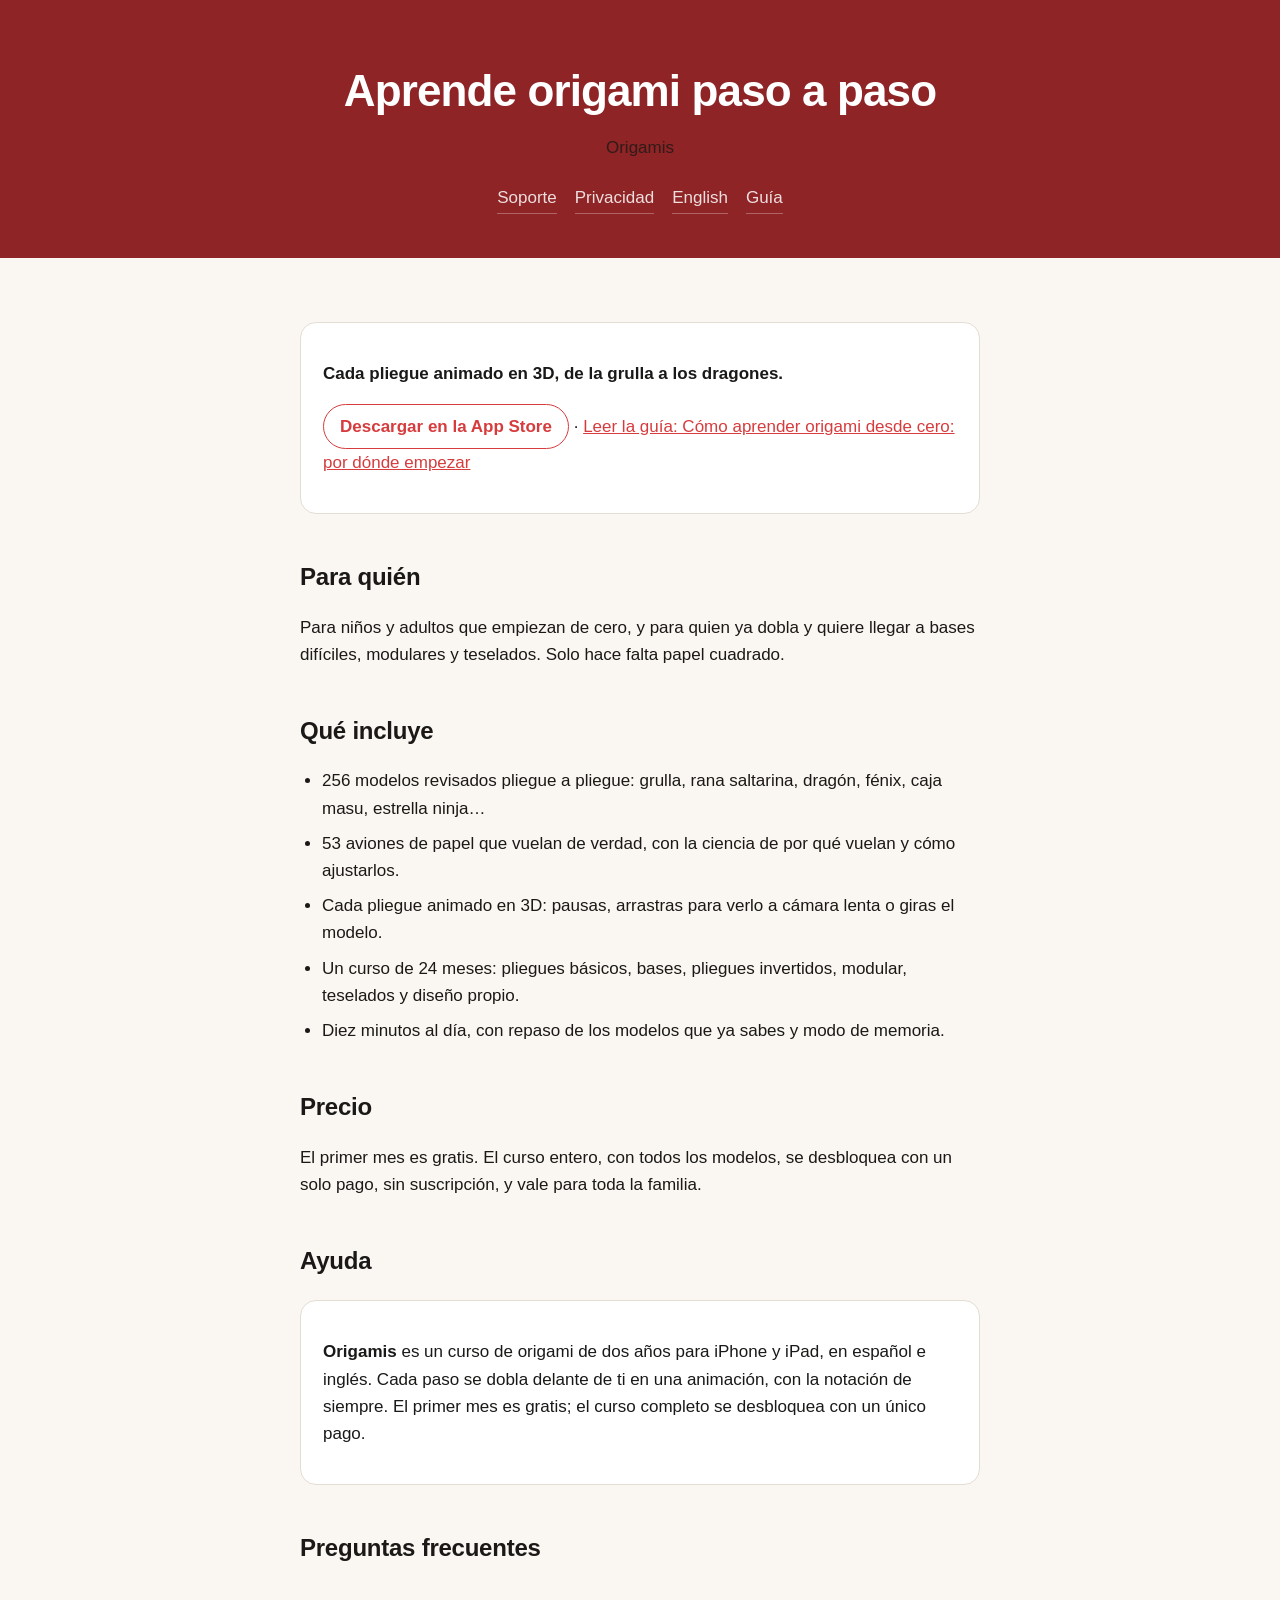
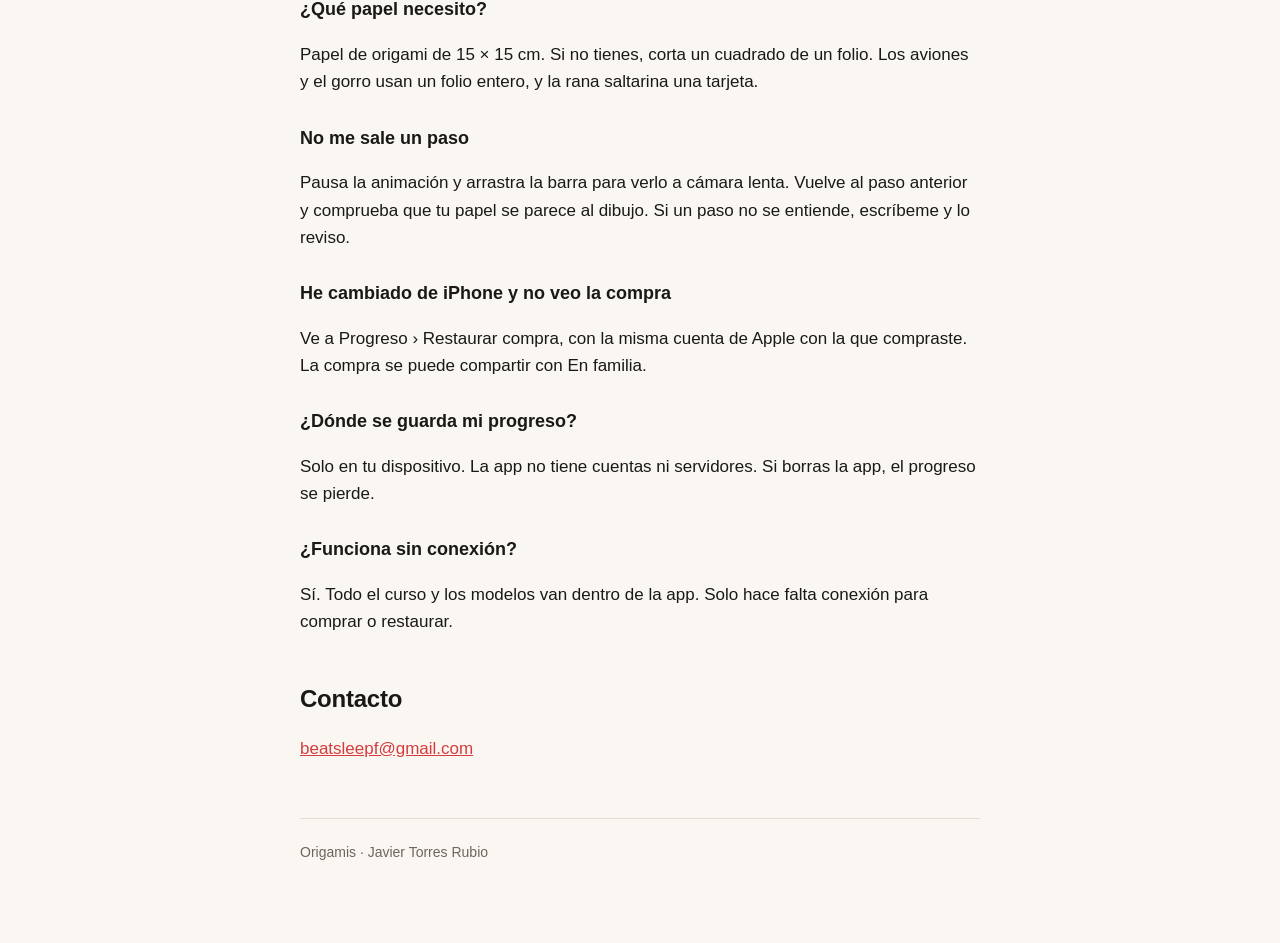
<file: index.html>
<!doctype html>
<html lang="es">
<head>
<meta charset="utf-8">
<meta name="viewport" content="width=device-width, initial-scale=1, viewport-fit=cover">
<title>Origamis: aprende origami paso a paso, con cada pliegue en 3D</title>
<meta name="apple-itunes-app" content="app-id=6819988476">
<script type="application/ld+json">{"@context": "https://schema.org", "@type": "SoftwareApplication", "name": "Origamis", "operatingSystem": "iOS, iPadOS", "applicationCategory": "EducationalApplication", "inLanguage": "es", "description": "Curso de origami de dos años para iPhone y iPad: 256 modelos y 53 aviones de papel, cada pliegue animado en 3D. Primer mes gratis, después un solo pago.", "url": "https://javi7899.github.io/origamis-web/", "downloadUrl": "https://apps.apple.com/app/id6819988476", "offers": {"@type": "Offer", "price": "0", "priceCurrency": "EUR"}}</script>
<link rel="canonical" href="https://javi7899.github.io/origamis-web/">
<link rel="alternate" hreflang="es" href="https://javi7899.github.io/origamis-web/">
<link rel="alternate" hreflang="en" href="https://javi7899.github.io/origamis-web/en/">
<meta name="description" content="Curso de origami de dos años para iPhone y iPad: 256 modelos y 53 aviones de papel, cada pliegue animado en 3D. Primer mes gratis, después un solo pago.">
<link rel="stylesheet" href="estilo.css">
</head>
<body>
<header>
  <h1>Aprende origami paso a paso</h1>
  <p>Origamis</p>
  <nav><a href="index.html">Soporte</a> <a href="privacidad.html">Privacidad</a> <a href="en/" hreflang="en" lang="en">English</a> <a href="guia.html">Guía</a></nav>
</header>
<main>
  <!-- presentacion -->
  <section class="card">
    <p><strong>Cada pliegue animado en 3D, de la grulla a los dragones.</strong></p>
    <p><a class="tienda" href="https://apps.apple.com/app/id6819988476">Descargar en la App Store</a> · <a href="guia.html">Leer la guía: Cómo aprender origami desde cero: por dónde empezar</a></p>
  </section>
  <h2>Para quién</h2>
  <p>Para niños y adultos que empiezan de cero, y para quien ya dobla y quiere llegar a bases difíciles, modulares y teselados. Solo hace falta papel cuadrado.</p>
  <h2>Qué incluye</h2>
  <ul><li>256 modelos revisados pliegue a pliegue: grulla, rana saltarina, dragón, fénix, caja masu, estrella ninja…</li><li>53 aviones de papel que vuelan de verdad, con la ciencia de por qué vuelan y cómo ajustarlos.</li><li>Cada pliegue animado en 3D: pausas, arrastras para verlo a cámara lenta o giras el modelo.</li><li>Un curso de 24 meses: pliegues básicos, bases, pliegues invertidos, modular, teselados y diseño propio.</li><li>Diez minutos al día, con repaso de los modelos que ya sabes y modo de memoria.</li></ul>
  <h2>Precio</h2>
  <p>El primer mes es gratis. El curso entero, con todos los modelos, se desbloquea con un solo pago, sin suscripción, y vale para toda la familia.</p>
  <h2>Ayuda</h2>
  <!-- /presentacion -->
  <div class="card"><p><strong>Origamis</strong> es un curso de origami de dos años para iPhone y iPad, en español e inglés. Cada paso se dobla delante de ti en una animación, con la notación de siempre. El primer mes es gratis; el curso completo se desbloquea con un único pago.</p></div>
  <h2>Preguntas frecuentes</h2>
  <h3>¿Qué papel necesito?</h3>
  <p>Papel de origami de 15 × 15 cm. Si no tienes, corta un cuadrado de un folio. Los aviones y el gorro usan un folio entero, y la rana saltarina una tarjeta.</p>
  <h3>No me sale un paso</h3>
  <p>Pausa la animación y arrastra la barra para verlo a cámara lenta. Vuelve al paso anterior y comprueba que tu papel se parece al dibujo. Si un paso no se entiende, escríbeme y lo reviso.</p>
  <h3>He cambiado de iPhone y no veo la compra</h3>
  <p>Ve a Progreso › Restaurar compra, con la misma cuenta de Apple con la que compraste. La compra se puede compartir con En familia.</p>
  <h3>¿Dónde se guarda mi progreso?</h3>
  <p>Solo en tu dispositivo. La app no tiene cuentas ni servidores. Si borras la app, el progreso se pierde.</p>
  <h3>¿Funciona sin conexión?</h3>
  <p>Sí. Todo el curso y los modelos van dentro de la app. Solo hace falta conexión para comprar o restaurar.</p>
  <h2>Contacto</h2>
  <p><span data-correo><noscript>beatsleepf (arroba) gmail.com</noscript></span></p>
  <footer>Origamis · Javier Torres Rubio</footer>
</main>
<script src="contacto.js"></script>
</body>
</html>
</file>
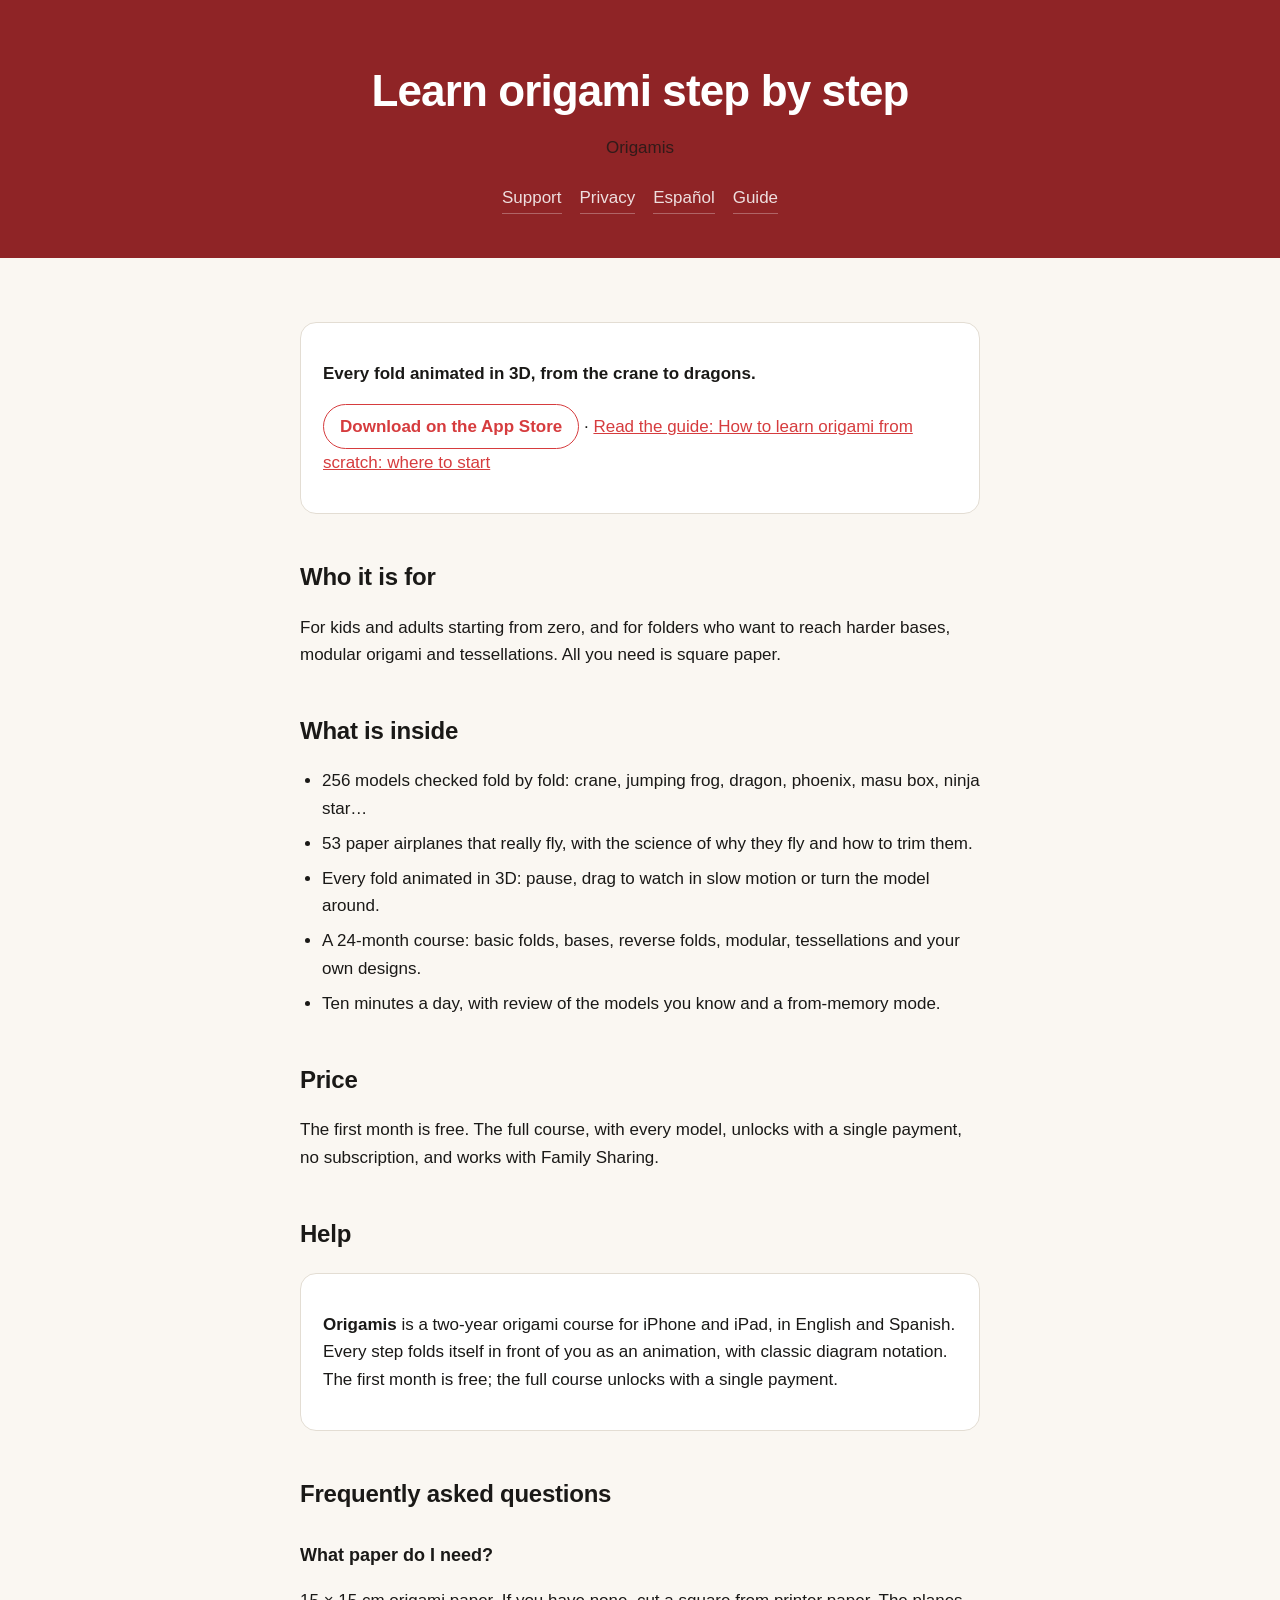
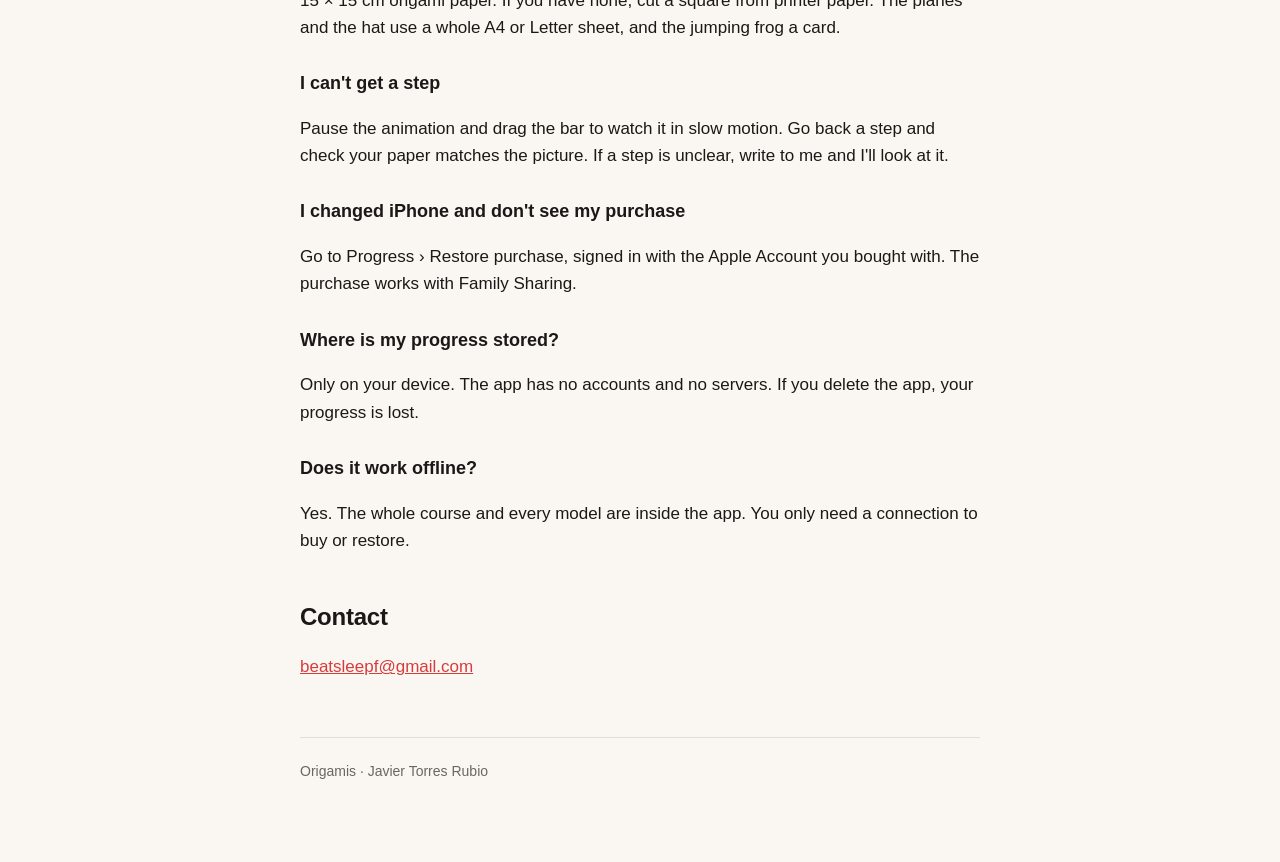
<file: en/index.html>
<!doctype html>
<html lang="en">
<head>
<meta charset="utf-8">
<meta name="viewport" content="width=device-width, initial-scale=1, viewport-fit=cover">
<title>Origamis: learn origami step by step, with every fold in 3D</title>
<meta name="apple-itunes-app" content="app-id=6819988476">
<script type="application/ld+json">{"@context": "https://schema.org", "@type": "SoftwareApplication", "name": "Origamis", "operatingSystem": "iOS, iPadOS", "applicationCategory": "EducationalApplication", "inLanguage": "en", "description": "A two-year origami course for iPhone and iPad: 256 models and 53 paper airplanes, every fold animated in 3D. First month free, then one payment.", "url": "https://javi7899.github.io/origamis-web/en/", "downloadUrl": "https://apps.apple.com/app/id6819988476", "offers": {"@type": "Offer", "price": "0", "priceCurrency": "EUR"}}</script>
<link rel="canonical" href="https://javi7899.github.io/origamis-web/en/">
<link rel="alternate" hreflang="es" href="https://javi7899.github.io/origamis-web/">
<link rel="alternate" hreflang="en" href="https://javi7899.github.io/origamis-web/en/">
<meta name="description" content="A two-year origami course for iPhone and iPad: 256 models and 53 paper airplanes, every fold animated in 3D. First month free, then one payment.">
<link rel="stylesheet" href="../estilo.css">
</head>
<body>
<header>
  <h1>Learn origami step by step</h1>
  <p>Origamis</p>
  <nav><a href="index.html">Support</a> <a href="privacy.html">Privacy</a> <a href="../" hreflang="es" lang="es">Español</a> <a href="guide.html">Guide</a></nav>
</header>
<main>
  <!-- presentacion -->
  <section class="card">
    <p><strong>Every fold animated in 3D, from the crane to dragons.</strong></p>
    <p><a class="tienda" href="https://apps.apple.com/app/id6819988476">Download on the App Store</a> · <a href="guide.html">Read the guide: How to learn origami from scratch: where to start</a></p>
  </section>
  <h2>Who it is for</h2>
  <p>For kids and adults starting from zero, and for folders who want to reach harder bases, modular origami and tessellations. All you need is square paper.</p>
  <h2>What is inside</h2>
  <ul><li>256 models checked fold by fold: crane, jumping frog, dragon, phoenix, masu box, ninja star…</li><li>53 paper airplanes that really fly, with the science of why they fly and how to trim them.</li><li>Every fold animated in 3D: pause, drag to watch in slow motion or turn the model around.</li><li>A 24-month course: basic folds, bases, reverse folds, modular, tessellations and your own designs.</li><li>Ten minutes a day, with review of the models you know and a from-memory mode.</li></ul>
  <h2>Price</h2>
  <p>The first month is free. The full course, with every model, unlocks with a single payment, no subscription, and works with Family Sharing.</p>
  <h2>Help</h2>
  <!-- /presentacion -->
  <div class="card"><p><strong>Origamis</strong> is a two-year origami course for iPhone and iPad, in English and Spanish. Every step folds itself in front of you as an animation, with classic diagram notation. The first month is free; the full course unlocks with a single payment.</p></div>
  <h2>Frequently asked questions</h2>
  <h3>What paper do I need?</h3>
  <p>15 × 15 cm origami paper. If you have none, cut a square from printer paper. The planes and the hat use a whole A4 or Letter sheet, and the jumping frog a card.</p>
  <h3>I can't get a step</h3>
  <p>Pause the animation and drag the bar to watch it in slow motion. Go back a step and check your paper matches the picture. If a step is unclear, write to me and I'll look at it.</p>
  <h3>I changed iPhone and don't see my purchase</h3>
  <p>Go to Progress › Restore purchase, signed in with the Apple Account you bought with. The purchase works with Family Sharing.</p>
  <h3>Where is my progress stored?</h3>
  <p>Only on your device. The app has no accounts and no servers. If you delete the app, your progress is lost.</p>
  <h3>Does it work offline?</h3>
  <p>Yes. The whole course and every model are inside the app. You only need a connection to buy or restore.</p>
  <h2>Contact</h2>
  <p><span data-correo><noscript>beatsleepf (at) gmail.com</noscript></span></p>
  <footer>Origamis · Javier Torres Rubio</footer>
</main>
<script src="contacto.js"></script>
</body>
</html>
</file>
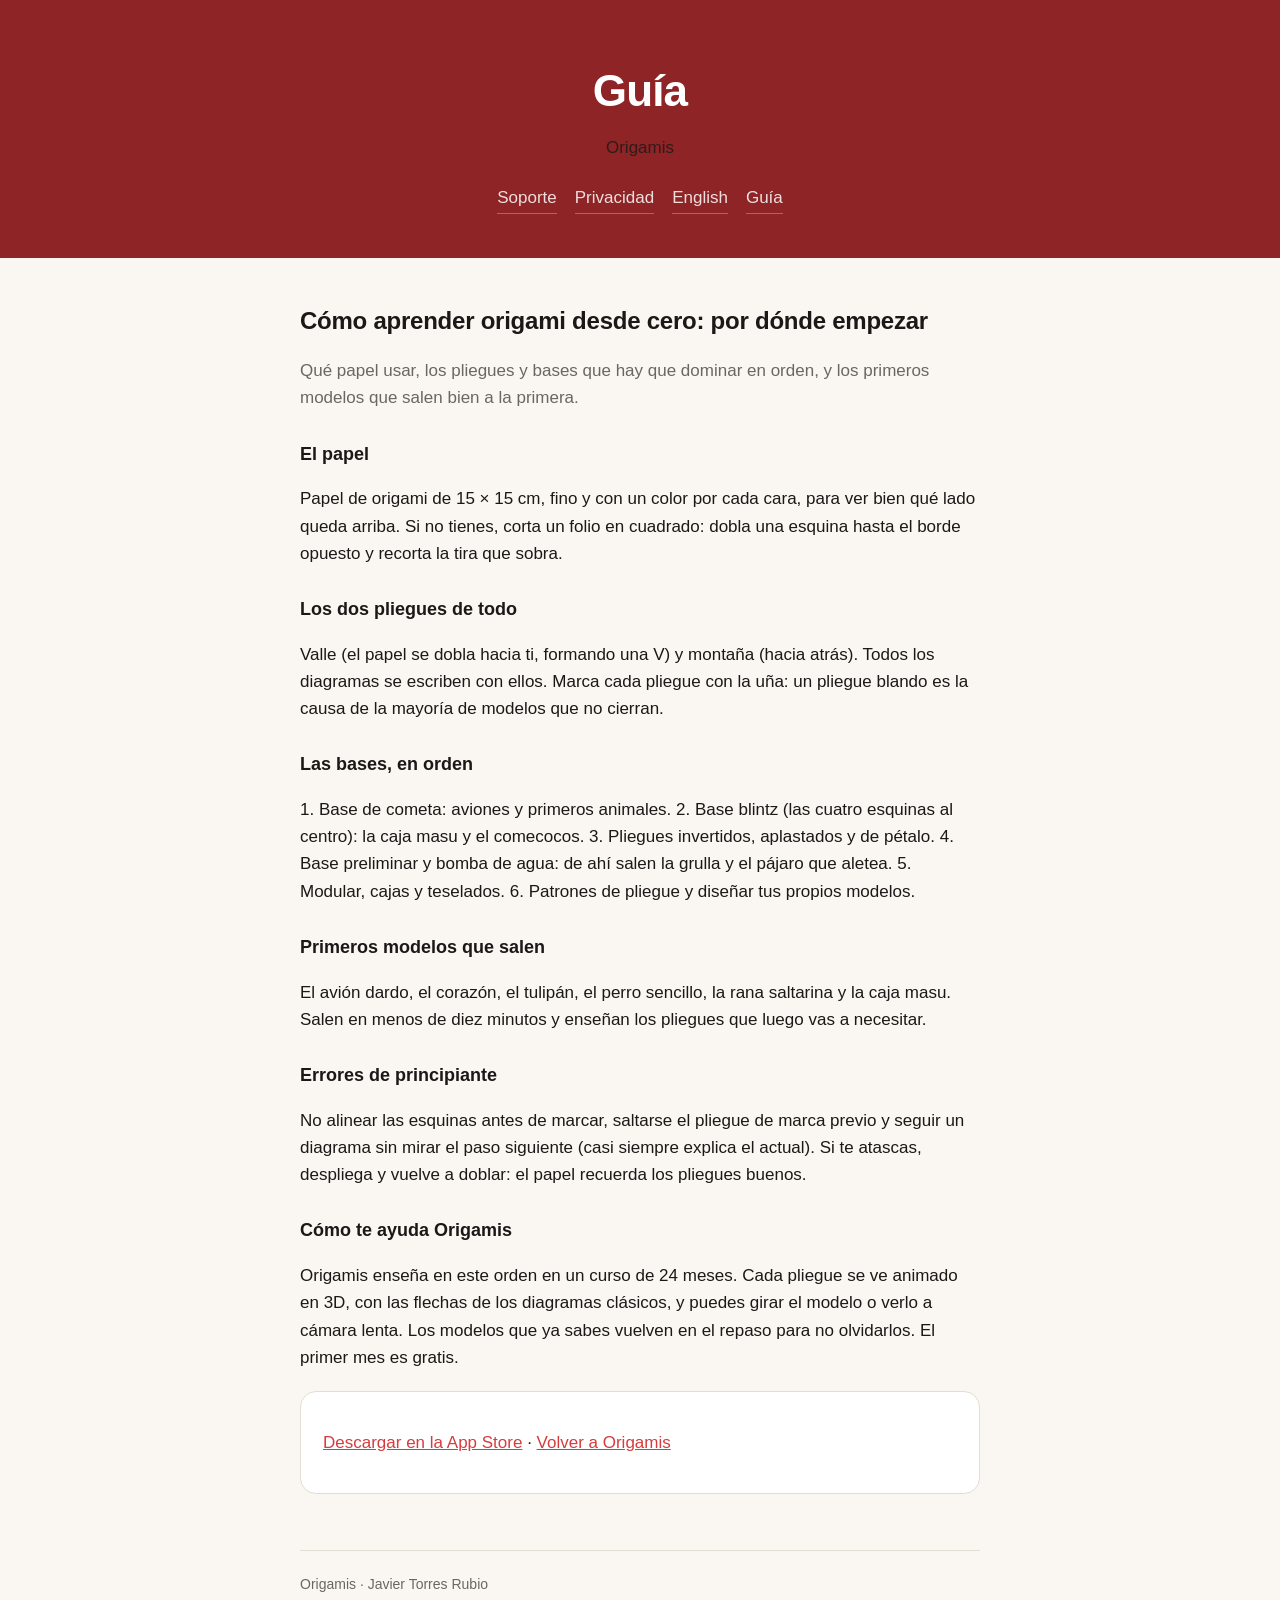
<file: guia.html>
<!doctype html>
<html lang="es">
<head>
<meta charset="utf-8">
<meta name="viewport" content="width=device-width, initial-scale=1, viewport-fit=cover">
<title>Cómo aprender origami desde cero: por dónde empezar</title>
<meta name="apple-itunes-app" content="app-id=6819988476">
<link rel="canonical" href="https://javi7899.github.io/origamis-web/guia.html">
<link rel="alternate" hreflang="es" href="https://javi7899.github.io/origamis-web/guia.html">
<link rel="alternate" hreflang="en" href="https://javi7899.github.io/origamis-web/en/guide.html">
<meta name="description" content="Qué papel usar, los pliegues y bases que hay que dominar en orden, y los primeros modelos que salen bien a la primera.">
<link rel="stylesheet" href="estilo.css">
<script type="application/ld+json">{"@context": "https://schema.org", "@type": "Article", "headline": "Cómo aprender origami desde cero: por dónde empezar", "inLanguage": "es", "description": "Qué papel usar, los pliegues y bases que hay que dominar en orden, y los primeros modelos que salen bien a la primera.", "author": {"@type": "Person", "name": "Javier Torres Rubio"}, "about": {"@type": "SoftwareApplication", "name": "Origamis", "url": "https://apps.apple.com/app/id6819988476"}}</script>
</head>
<body>
<header>
  <h1>Guía</h1>
  <p>Origamis</p>
  <nav><a href="index.html">Soporte</a> <a href="privacidad.html">Privacidad</a> <a href="en/" hreflang="en" lang="en">English</a> <a href="guia.html">Guía</a></nav>
</header>
<main>
  <h2 style="margin-top:0">Cómo aprender origami desde cero: por dónde empezar</h2>
  <p class="subtle">Qué papel usar, los pliegues y bases que hay que dominar en orden, y los primeros modelos que salen bien a la primera.</p>
  <h3>El papel</h3>
  <p>Papel de origami de 15 × 15 cm, fino y con un color por cada cara, para ver bien qué lado queda arriba. Si no tienes, corta un folio en cuadrado: dobla una esquina hasta el borde opuesto y recorta la tira que sobra.</p>
  <h3>Los dos pliegues de todo</h3>
  <p>Valle (el papel se dobla hacia ti, formando una V) y montaña (hacia atrás). Todos los diagramas se escriben con ellos. Marca cada pliegue con la uña: un pliegue blando es la causa de la mayoría de modelos que no cierran.</p>
  <h3>Las bases, en orden</h3>
  <p>1. Base de cometa: aviones y primeros animales. 2. Base blintz (las cuatro esquinas al centro): la caja masu y el comecocos. 3. Pliegues invertidos, aplastados y de pétalo. 4. Base preliminar y bomba de agua: de ahí salen la grulla y el pájaro que aletea. 5. Modular, cajas y teselados. 6. Patrones de pliegue y diseñar tus propios modelos.</p>
  <h3>Primeros modelos que salen</h3>
  <p>El avión dardo, el corazón, el tulipán, el perro sencillo, la rana saltarina y la caja masu. Salen en menos de diez minutos y enseñan los pliegues que luego vas a necesitar.</p>
  <h3>Errores de principiante</h3>
  <p>No alinear las esquinas antes de marcar, saltarse el pliegue de marca previo y seguir un diagrama sin mirar el paso siguiente (casi siempre explica el actual). Si te atascas, despliega y vuelve a doblar: el papel recuerda los pliegues buenos.</p>
  <h3>Cómo te ayuda Origamis</h3>
  <p>Origamis enseña en este orden en un curso de 24 meses. Cada pliegue se ve animado en 3D, con las flechas de los diagramas clásicos, y puedes girar el modelo o verlo a cámara lenta. Los modelos que ya sabes vuelven en el repaso para no olvidarlos. El primer mes es gratis.</p>
  <div class="card"><p><a href="https://apps.apple.com/app/id6819988476">Descargar en la App Store</a> · <a href="./">Volver a Origamis</a></p></div>
  <footer>Origamis · Javier Torres Rubio</footer>
</main>
<script src="contacto.js"></script>
</body>
</html>
</file>
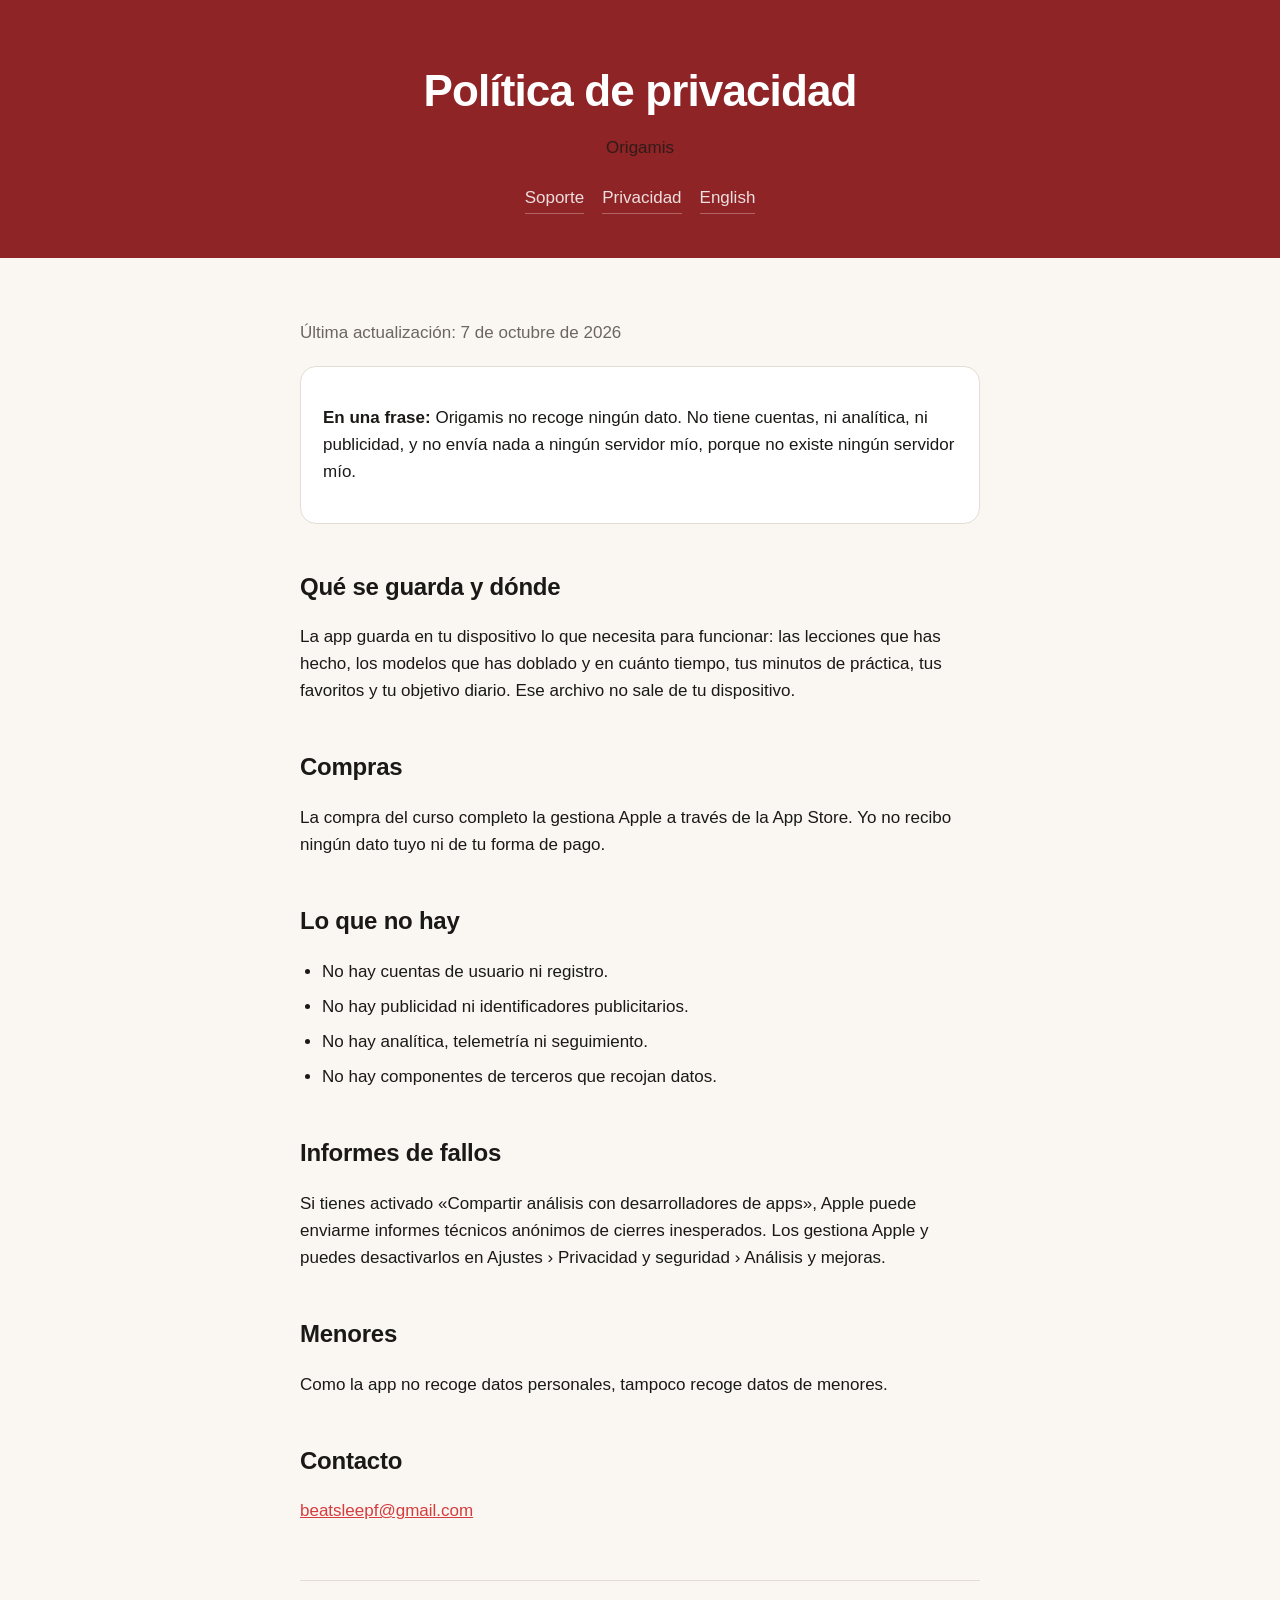
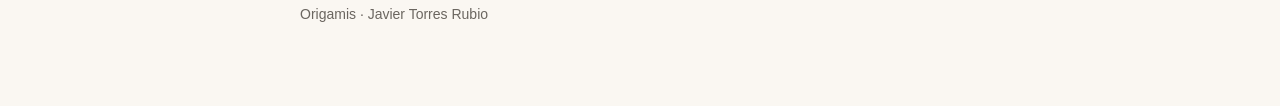
<file: privacidad.html>
<!doctype html>
<html lang="es">
<head>
<meta charset="utf-8">
<meta name="viewport" content="width=device-width, initial-scale=1, viewport-fit=cover">
<title>Política de privacidad de Origamis</title>
<link rel="canonical" href="https://javi7899.github.io/origamis-web/privacidad.html">
<link rel="alternate" hreflang="es" href="https://javi7899.github.io/origamis-web/privacidad.html">
<link rel="alternate" hreflang="en" href="https://javi7899.github.io/origamis-web/en/privacy.html">
<meta name="description" content="Origamis no recoge datos: sin cuentas, sin analítica y sin publicidad. El progreso se queda en tu dispositivo.">
<link rel="stylesheet" href="estilo.css">
</head>
<body>
<header>
  <h1>Política de privacidad</h1>
  <p>Origamis</p>
  <nav><a href="index.html">Soporte</a> <a href="privacidad.html">Privacidad</a> <a href="en/" hreflang="en" lang="en">English</a></nav>
</header>
<main>
  <p class="subtle">Última actualización: 7 de octubre de 2026</p>
  <div class="card"><p><strong>En una frase:</strong> Origamis no recoge ningún dato. No tiene cuentas, ni analítica, ni publicidad, y no envía nada a ningún servidor mío, porque no existe ningún servidor mío.</p></div>
  <h2>Qué se guarda y dónde</h2>
  <p>La app guarda en tu dispositivo lo que necesita para funcionar: las lecciones que has hecho, los modelos que has doblado y en cuánto tiempo, tus minutos de práctica, tus favoritos y tu objetivo diario. Ese archivo no sale de tu dispositivo.</p>
  <h2>Compras</h2>
  <p>La compra del curso completo la gestiona Apple a través de la App Store. Yo no recibo ningún dato tuyo ni de tu forma de pago.</p>
  <h2>Lo que no hay</h2>
  <ul>
    <li>No hay cuentas de usuario ni registro.</li>
    <li>No hay publicidad ni identificadores publicitarios.</li>
    <li>No hay analítica, telemetría ni seguimiento.</li>
    <li>No hay componentes de terceros que recojan datos.</li>
  </ul>
  <h2>Informes de fallos</h2>
  <p>Si tienes activado «Compartir análisis con desarrolladores de apps», Apple puede enviarme informes técnicos anónimos de cierres inesperados. Los gestiona Apple y puedes desactivarlos en Ajustes › Privacidad y seguridad › Análisis y mejoras.</p>
  <h2>Menores</h2>
  <p>Como la app no recoge datos personales, tampoco recoge datos de menores.</p>
  <h2>Contacto</h2>
  <p><span data-correo><noscript>beatsleepf (arroba) gmail.com</noscript></span></p>
  <footer>Origamis · Javier Torres Rubio</footer>
</main>
<script src="contacto.js"></script>
</body>
</html>
</file>
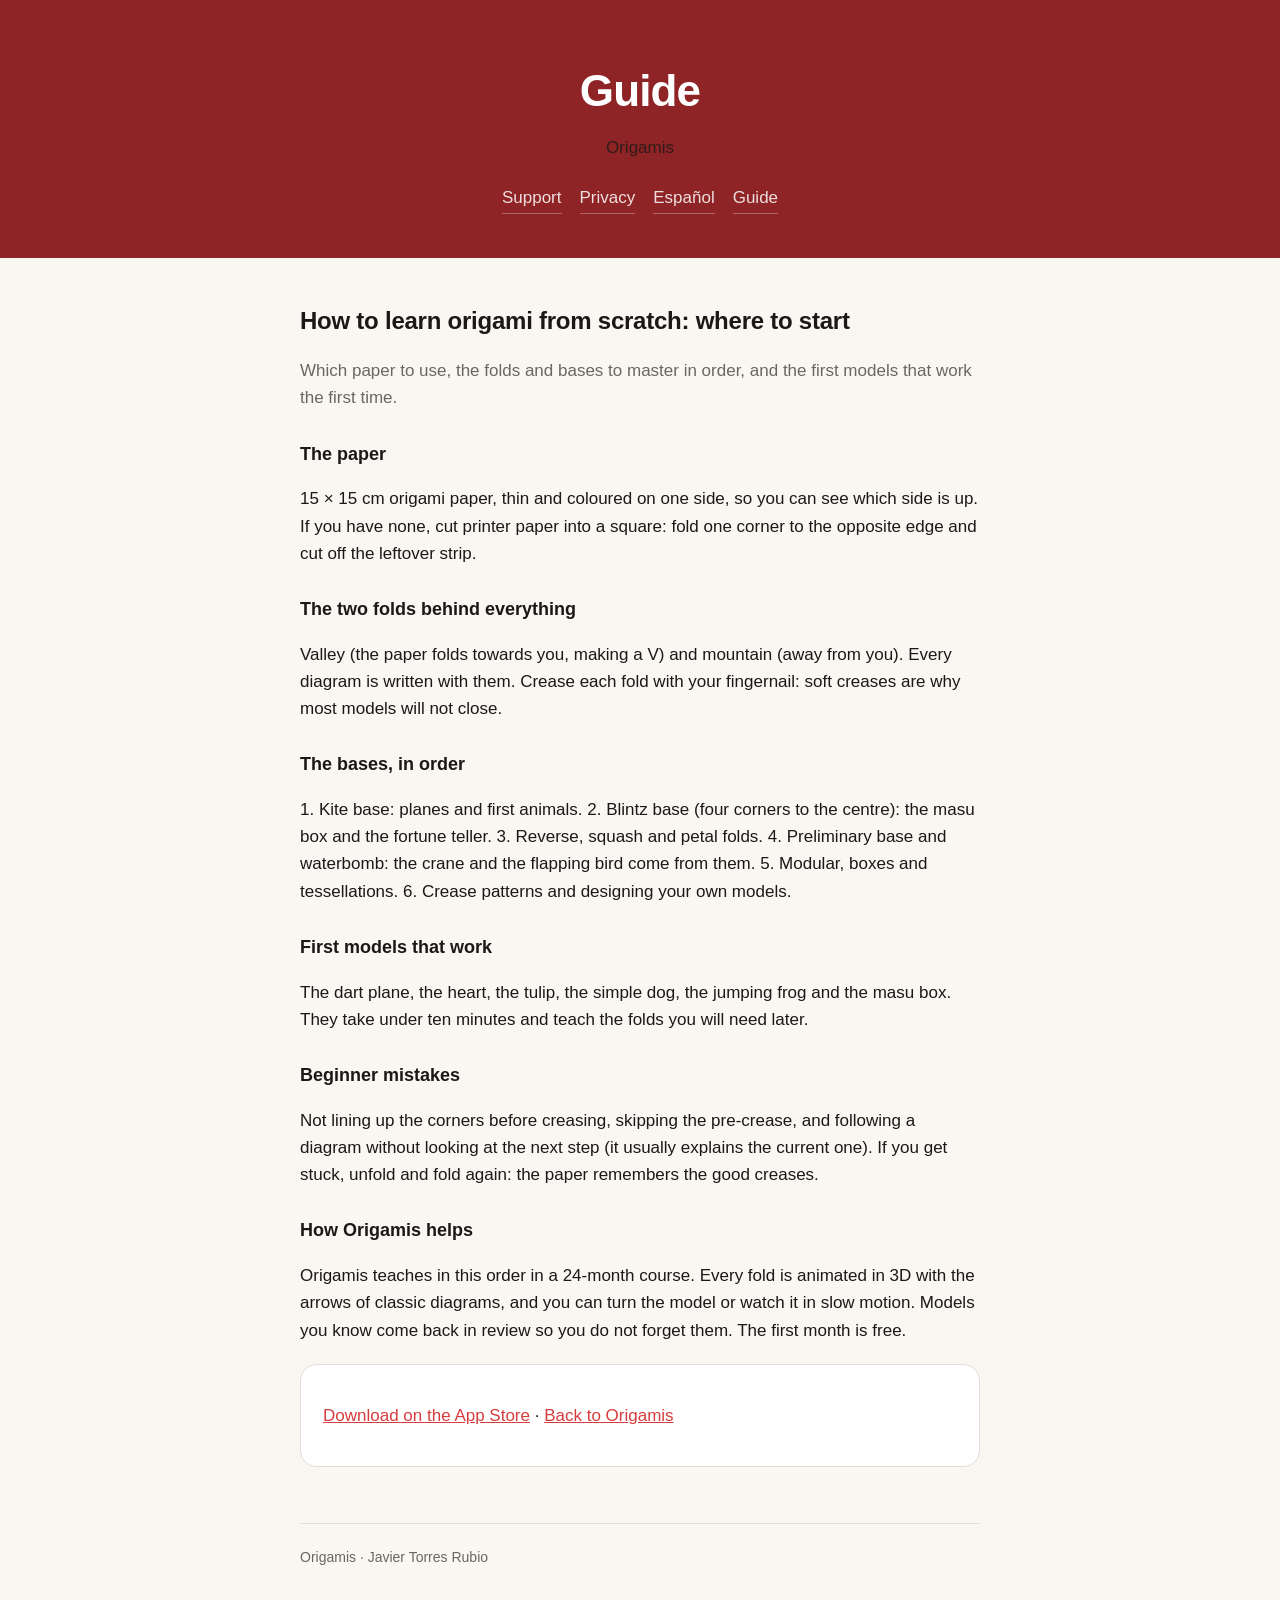
<file: en/guide.html>
<!doctype html>
<html lang="en">
<head>
<meta charset="utf-8">
<meta name="viewport" content="width=device-width, initial-scale=1, viewport-fit=cover">
<title>How to learn origami from scratch: where to start</title>
<meta name="apple-itunes-app" content="app-id=6819988476">
<link rel="canonical" href="https://javi7899.github.io/origamis-web/en/guide.html">
<link rel="alternate" hreflang="es" href="https://javi7899.github.io/origamis-web/guia.html">
<link rel="alternate" hreflang="en" href="https://javi7899.github.io/origamis-web/en/guide.html">
<meta name="description" content="Which paper to use, the folds and bases to master in order, and the first models that work the first time.">
<link rel="stylesheet" href="../estilo.css">
<script type="application/ld+json">{"@context": "https://schema.org", "@type": "Article", "headline": "How to learn origami from scratch: where to start", "inLanguage": "en", "description": "Which paper to use, the folds and bases to master in order, and the first models that work the first time.", "author": {"@type": "Person", "name": "Javier Torres Rubio"}, "about": {"@type": "SoftwareApplication", "name": "Origamis", "url": "https://apps.apple.com/app/id6819988476"}}</script>
</head>
<body>
<header>
  <h1>Guide</h1>
  <p>Origamis</p>
  <nav><a href="index.html">Support</a> <a href="privacy.html">Privacy</a> <a href="../" hreflang="es" lang="es">Español</a> <a href="guide.html">Guide</a></nav>
</header>
<main>
  <h2 style="margin-top:0">How to learn origami from scratch: where to start</h2>
  <p class="subtle">Which paper to use, the folds and bases to master in order, and the first models that work the first time.</p>
  <h3>The paper</h3>
  <p>15 × 15 cm origami paper, thin and coloured on one side, so you can see which side is up. If you have none, cut printer paper into a square: fold one corner to the opposite edge and cut off the leftover strip.</p>
  <h3>The two folds behind everything</h3>
  <p>Valley (the paper folds towards you, making a V) and mountain (away from you). Every diagram is written with them. Crease each fold with your fingernail: soft creases are why most models will not close.</p>
  <h3>The bases, in order</h3>
  <p>1. Kite base: planes and first animals. 2. Blintz base (four corners to the centre): the masu box and the fortune teller. 3. Reverse, squash and petal folds. 4. Preliminary base and waterbomb: the crane and the flapping bird come from them. 5. Modular, boxes and tessellations. 6. Crease patterns and designing your own models.</p>
  <h3>First models that work</h3>
  <p>The dart plane, the heart, the tulip, the simple dog, the jumping frog and the masu box. They take under ten minutes and teach the folds you will need later.</p>
  <h3>Beginner mistakes</h3>
  <p>Not lining up the corners before creasing, skipping the pre-crease, and following a diagram without looking at the next step (it usually explains the current one). If you get stuck, unfold and fold again: the paper remembers the good creases.</p>
  <h3>How Origamis helps</h3>
  <p>Origamis teaches in this order in a 24-month course. Every fold is animated in 3D with the arrows of classic diagrams, and you can turn the model or watch it in slow motion. Models you know come back in review so you do not forget them. The first month is free.</p>
  <div class="card"><p><a href="https://apps.apple.com/app/id6819988476">Download on the App Store</a> · <a href="./">Back to Origamis</a></p></div>
  <footer>Origamis · Javier Torres Rubio</footer>
</main>
<script src="contacto.js"></script>
</body>
</html>
</file>
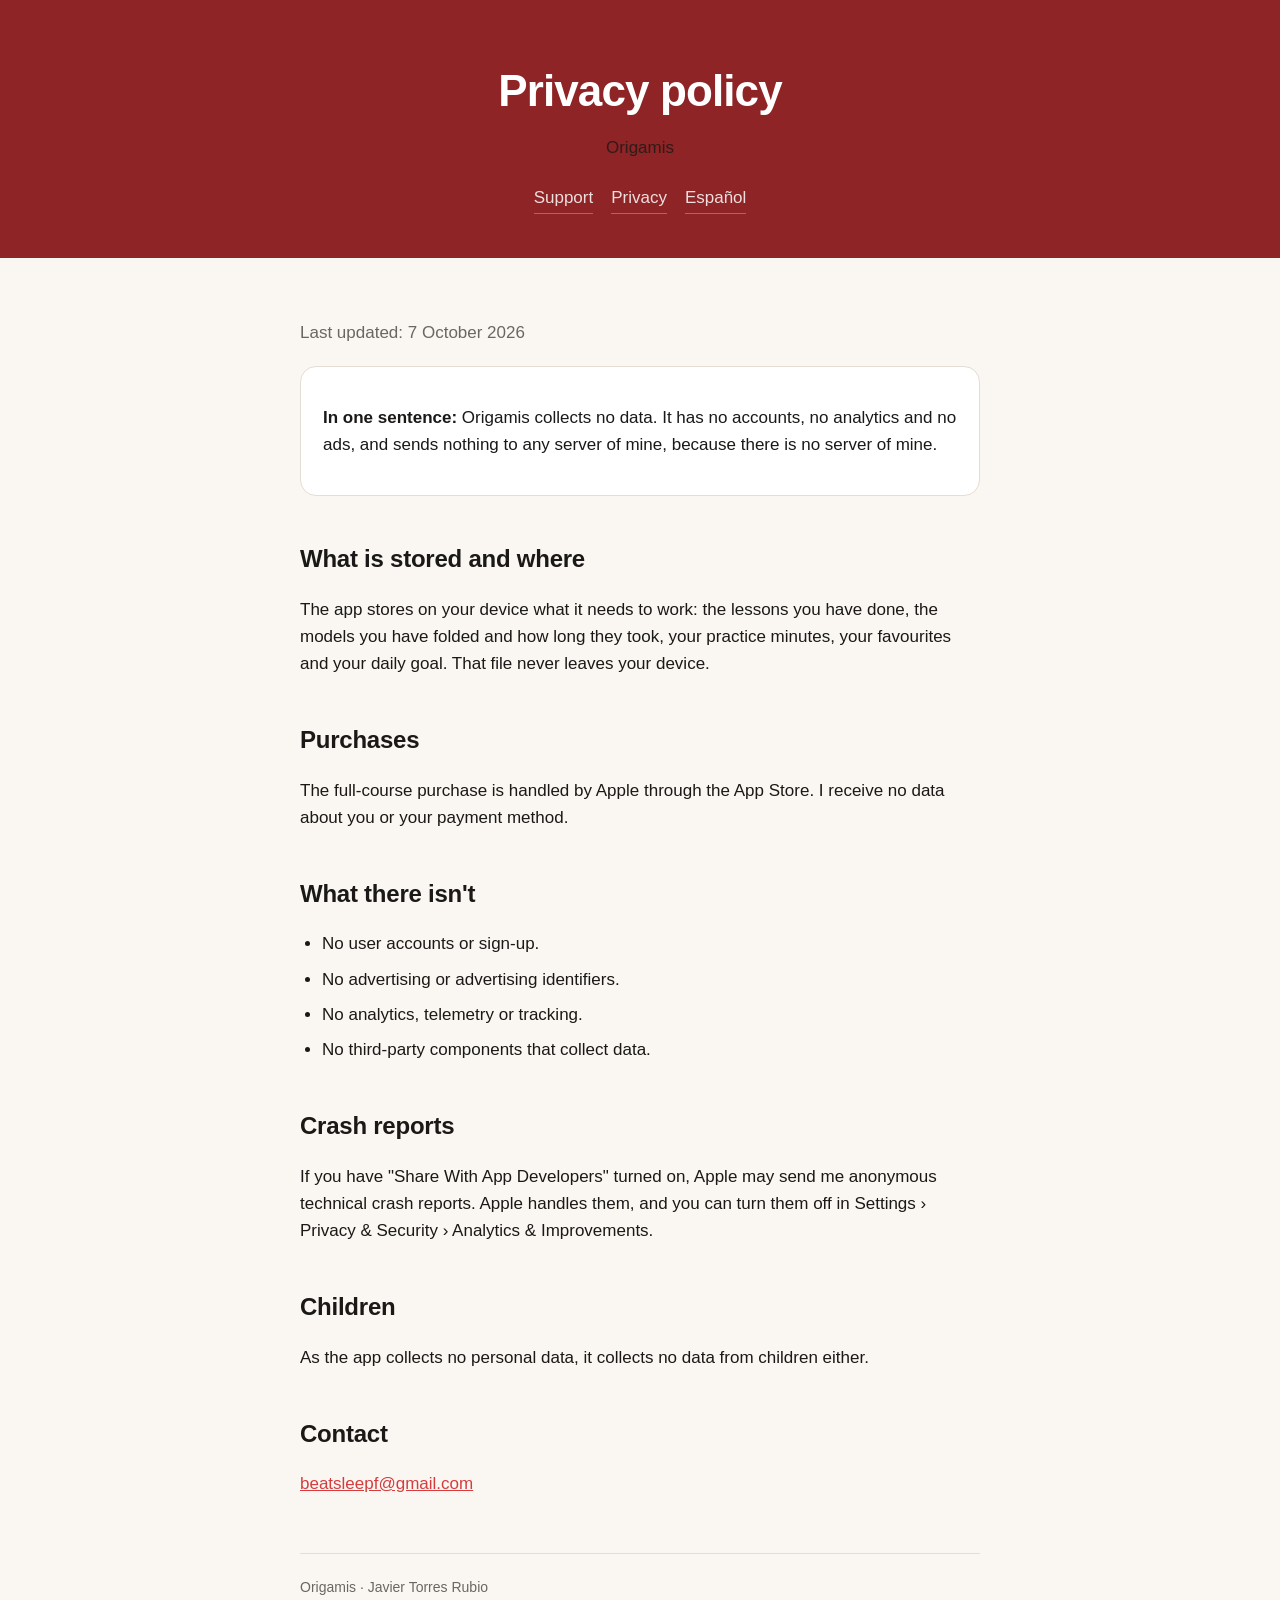
<file: en/privacy.html>
<!doctype html>
<html lang="en">
<head>
<meta charset="utf-8">
<meta name="viewport" content="width=device-width, initial-scale=1, viewport-fit=cover">
<title>Origamis privacy policy</title>
<link rel="canonical" href="https://javi7899.github.io/origamis-web/en/privacy.html">
<link rel="alternate" hreflang="es" href="https://javi7899.github.io/origamis-web/privacidad.html">
<link rel="alternate" hreflang="en" href="https://javi7899.github.io/origamis-web/en/privacy.html">
<meta name="description" content="Origamis collects no data: no accounts, no analytics, no ads. Your progress stays on your device.">
<link rel="stylesheet" href="../estilo.css">
</head>
<body>
<header>
  <h1>Privacy policy</h1>
  <p>Origamis</p>
  <nav><a href="index.html">Support</a> <a href="privacy.html">Privacy</a> <a href="../" hreflang="es" lang="es">Español</a></nav>
</header>
<main>
  <p class="subtle">Last updated: 7 October 2026</p>
  <div class="card"><p><strong>In one sentence:</strong> Origamis collects no data. It has no accounts, no analytics and no ads, and sends nothing to any server of mine, because there is no server of mine.</p></div>
  <h2>What is stored and where</h2>
  <p>The app stores on your device what it needs to work: the lessons you have done, the models you have folded and how long they took, your practice minutes, your favourites and your daily goal. That file never leaves your device.</p>
  <h2>Purchases</h2>
  <p>The full-course purchase is handled by Apple through the App Store. I receive no data about you or your payment method.</p>
  <h2>What there isn't</h2>
  <ul>
    <li>No user accounts or sign-up.</li>
    <li>No advertising or advertising identifiers.</li>
    <li>No analytics, telemetry or tracking.</li>
    <li>No third-party components that collect data.</li>
  </ul>
  <h2>Crash reports</h2>
  <p>If you have "Share With App Developers" turned on, Apple may send me anonymous technical crash reports. Apple handles them, and you can turn them off in Settings › Privacy & Security › Analytics & Improvements.</p>
  <h2>Children</h2>
  <p>As the app collects no personal data, it collects no data from children either.</p>
  <h2>Contact</h2>
  <p><span data-correo><noscript>beatsleepf (at) gmail.com</noscript></span></p>
  <footer>Origamis · Javier Torres Rubio</footer>
</main>
<script src="contacto.js"></script>
</body>
</html>
</file>
<file: estilo.css>
:root {
  --canvas: #FAF7F2; --surface: #FFFFFF; --ink: #1A1917; --subtle: #6B6660;
  --hairline: #E3DDD3; --brand: #D63C3E; --deep: #8F2426;
}
@media (prefers-color-scheme: dark) {
  :root {
    --canvas: #11100F; --surface: #1C1B19; --ink: #F2EFE9; --subtle: #A39C93;
    --hairline: #2E2C29; --brand: #FF6A6B; --deep: #7A1F21;
  }
}
* { box-sizing: border-box; }
body {
  margin: 0; background: var(--canvas); color: var(--ink);
  font: 17px/1.6 -apple-system, BlinkMacSystemFont, "Segoe UI", Roboto, sans-serif;
  -webkit-font-smoothing: antialiased;
}
/* Nada de backdrop-filter en una cabecera fija: crea un contexto de composición
   que oscurece toda la página que queda por debajo. */
header {
  background: var(--deep); color: #fff; padding: 56px 20px 44px; text-align: center;
}
header h1 { margin: 0 0 8px; font-size: clamp(30px, 7vw, 44px); letter-spacing: -0.02em; }
header p { margin: 0; opacity: 0.8; font-size: 17px; }
nav { display: flex; gap: 18px; justify-content: center; margin-top: 22px; flex-wrap: wrap; }
nav a { color: #fff; opacity: 0.85; text-decoration: none; border-bottom: 1px solid rgba(255,255,255,.35); padding-bottom: 2px; }
nav a:hover { opacity: 1; }
main { max-width: 720px; margin: 0 auto; padding: 44px 20px 80px; }
h2 { font-size: 24px; margin: 44px 0 12px; letter-spacing: -0.01em; }
h2:first-child { margin-top: 0; }
h3 { font-size: 18px; margin: 28px 0 6px; }
p, li { color: var(--ink); }
.subtle { color: var(--subtle); }
ul { padding-left: 22px; }
li { margin-bottom: 8px; }
.card {
  background: var(--surface); border: 1px solid var(--hairline);
  border-radius: 16px; padding: 20px 22px; margin: 20px 0;
}
a { color: var(--brand); }
footer { border-top: 1px solid var(--hairline); margin-top: 56px; padding-top: 22px; color: var(--subtle); font-size: 14px; }
code { background: var(--hairline); padding: 2px 6px; border-radius: 5px; font-size: 14px; }
@media (prefers-reduced-motion: reduce) { * { transition: none !important; animation: none !important; } }

/* Enlace a la App Store en la presentación. */
a.tienda { display: inline-block; font-weight: 600; text-decoration: none; padding: 8px 16px; border-radius: 999px; border: 1px solid currentColor; }
</file>
